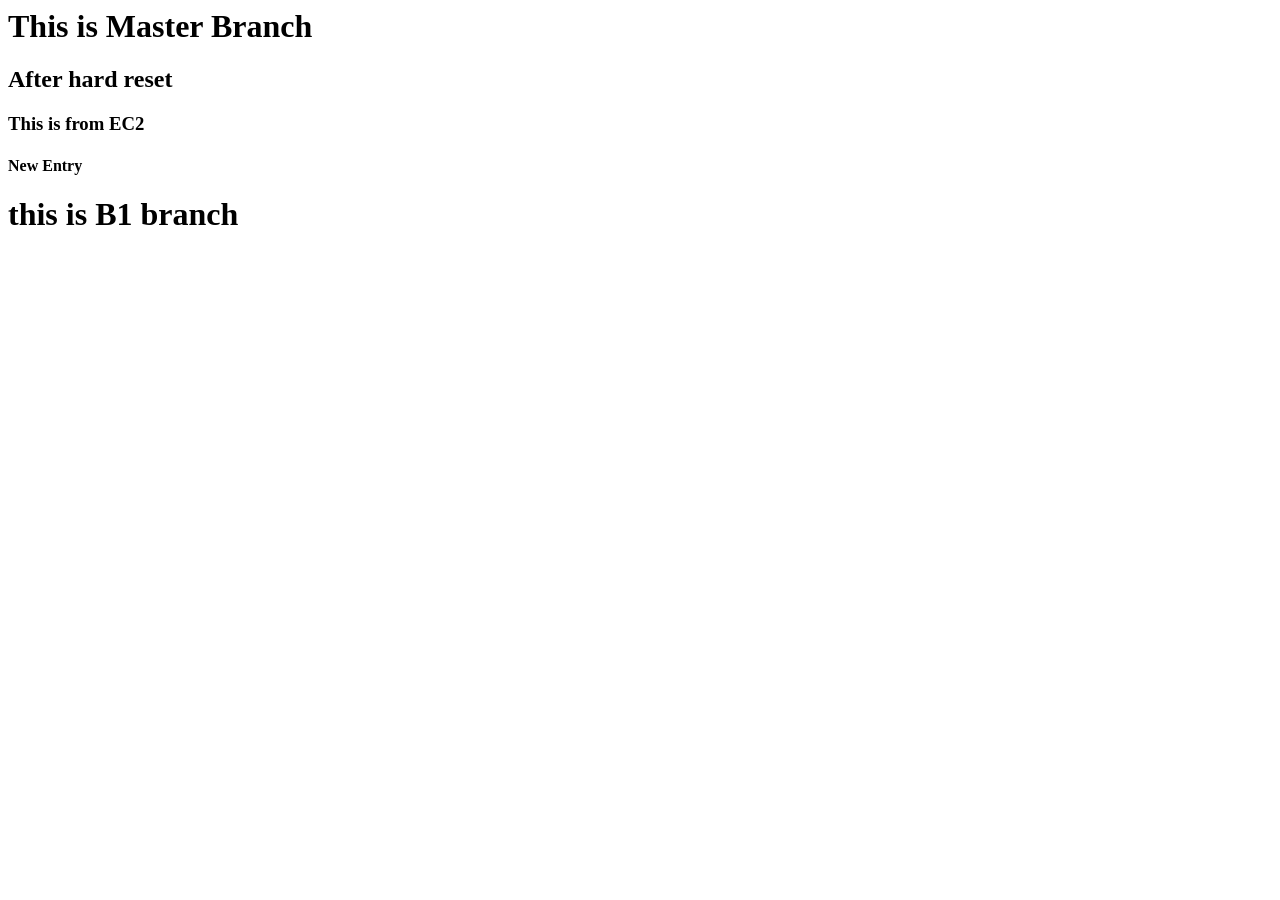
<file: GIT/index.html>
<html>
    <header>
        <title>CCIT-GIT</title>
    </header>
    <body>
        <span>
            <h1>This is Master Branch</h1>
            <h2>After hard reset</h2>
	    <h3>This is from EC2<h3>
	    <h4>New Entry</h4>		    
        </span>
        <div id="Div B1">
            <h1>this is B1 branch</h1>

            </div>
    </body>
</html>
</file>
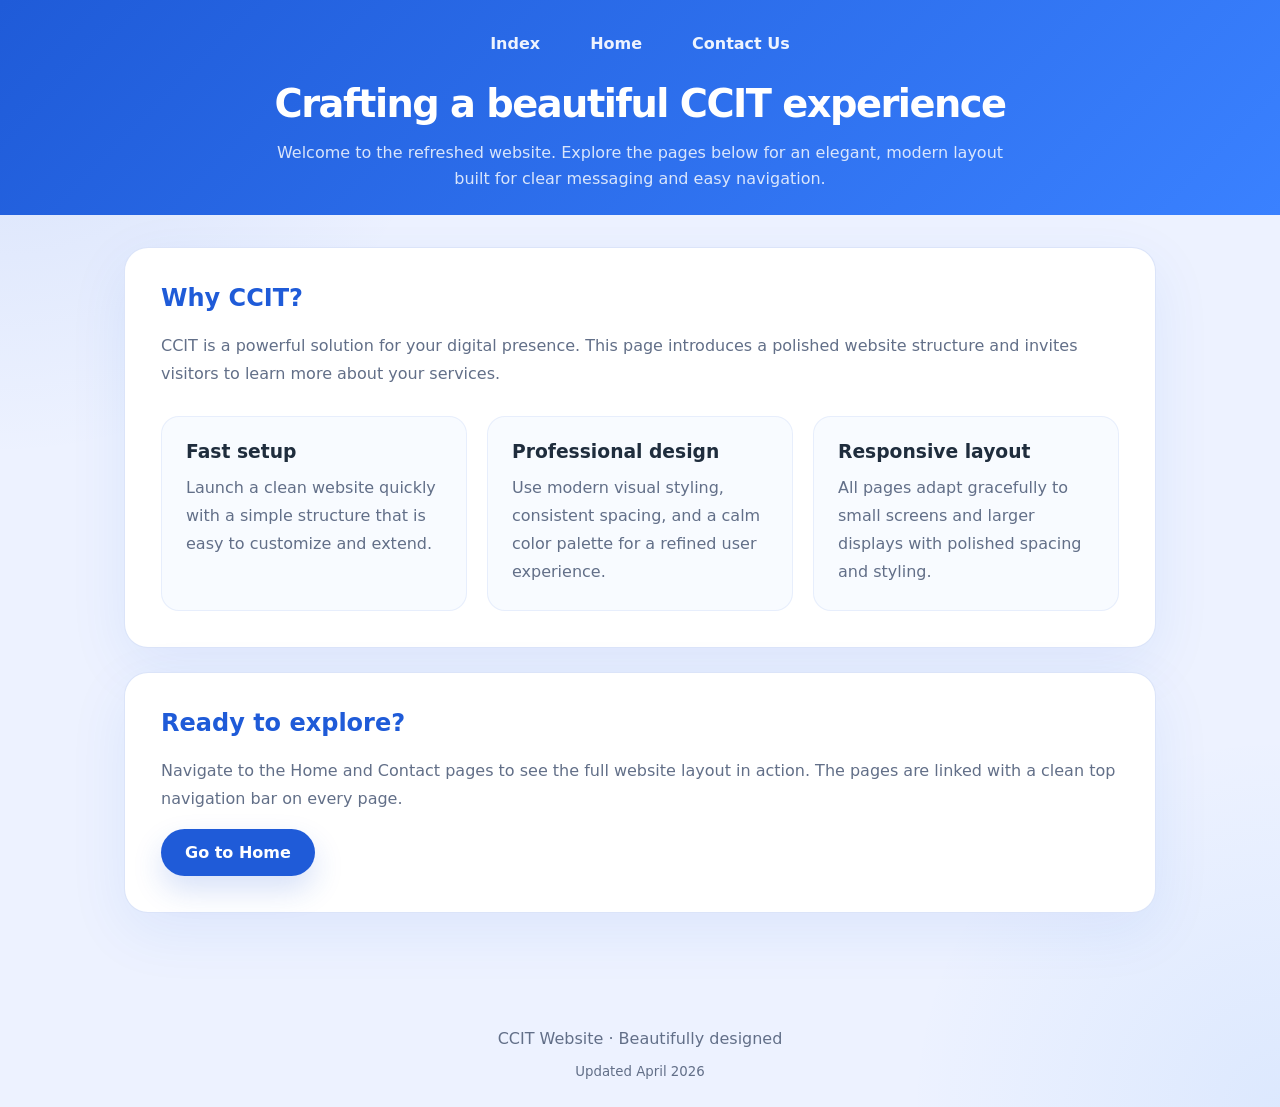
<file: Website/index.html>
<!DOCTYPE html>
<html lang="en">
<head>
  <meta charset="UTF-8">
  <meta name="viewport" content="width=device-width, initial-scale=1.0">
  <title>CCIT Website</title>
  <link rel="stylesheet" href="style.css">
</head>
<body>
  <header>
    <nav>
      <a href="index.html">Index</a>
      <a href="home.html">Home</a>
      <a href="contactus.html">Contact Us</a>
    </nav>
    <h1>Crafting a beautiful CCIT experience</h1>
    <p>Welcome to the refreshed website. Explore the pages below for an elegant, modern layout built for clear messaging and easy navigation.</p>
  </header>
  <main>
    <section class="section">
      <h2>Why CCIT?</h2>
      <p>CCIT is a powerful solution for your digital presence. This page introduces a polished website structure and invites visitors to learn more about your services.</p>
      <div class="cards">
        <div class="card">
          <h3>Fast setup</h3>
          <p>Launch a clean website quickly with a simple structure that is easy to customize and extend.</p>
        </div>
        <div class="card">
          <h3>Professional design</h3>
          <p>Use modern visual styling, consistent spacing, and a calm color palette for a refined user experience.</p>
        </div>
        <div class="card">
          <h3>Responsive layout</h3>
          <p>All pages adapt gracefully to small screens and larger displays with polished spacing and styling.</p>
        </div>
      </div>
    </section>

    <section class="section">
      <h2>Ready to explore?</h2>
      <p>Navigate to the Home and Contact pages to see the full website layout in action. The pages are linked with a clean top navigation bar on every page.</p>
      <a class="button" href="home.html">Go to Home</a>
    </section>
  </main>
  <footer>
    <p>CCIT Website · Beautifully designed</p>
    <small>Updated April 2026</small>
  </footer>
</body>
</html>
</file>
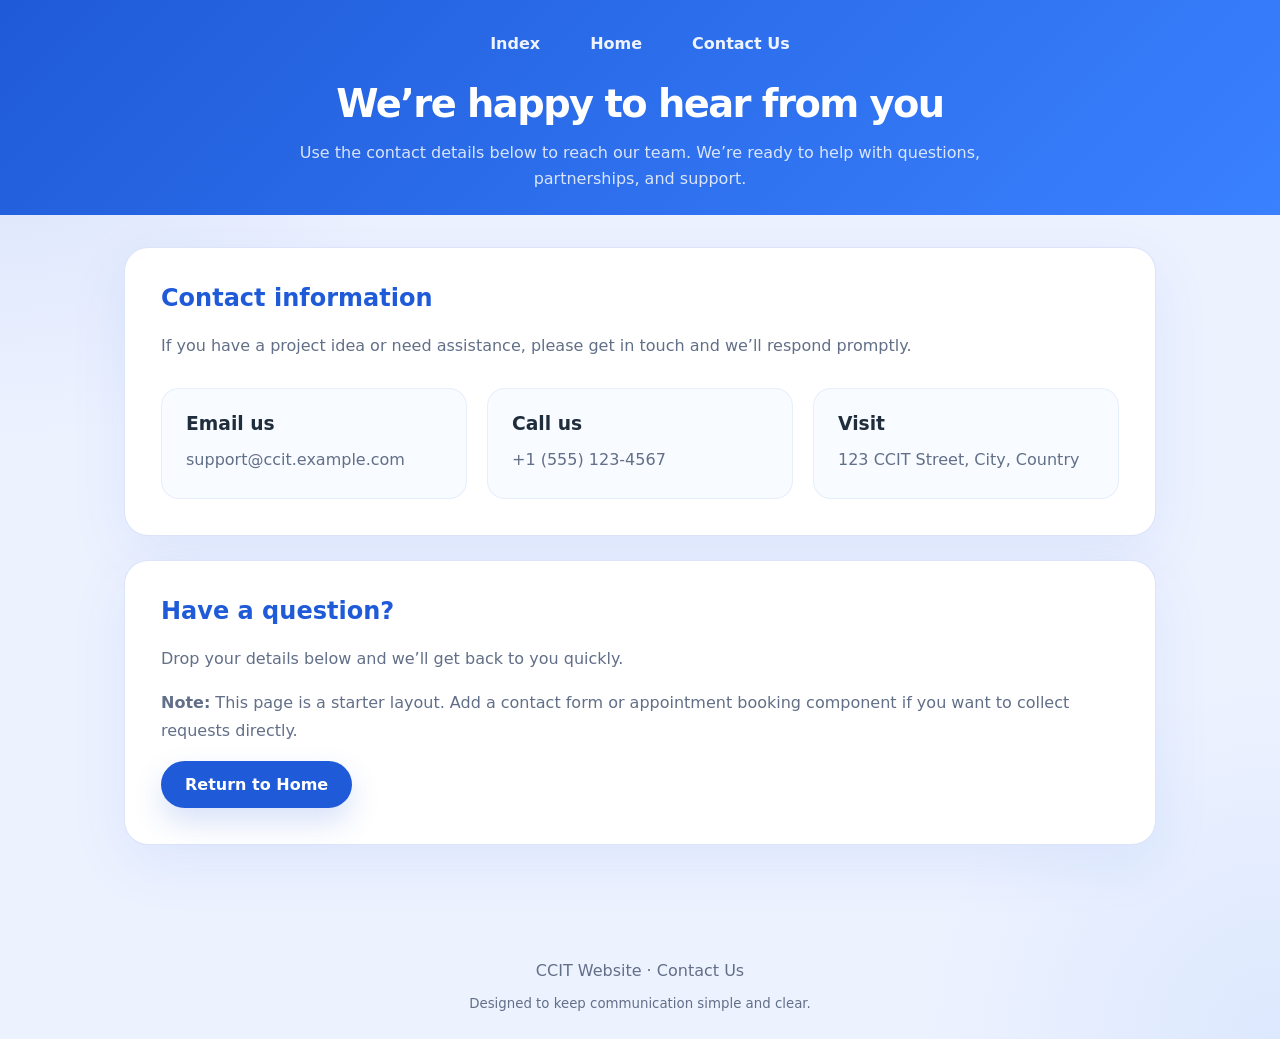
<file: Website/contactus.html>
<!DOCTYPE html>
<html lang="en">
<head>
  <meta charset="UTF-8">
  <meta name="viewport" content="width=device-width, initial-scale=1.0">
  <title>Contact Us | CCIT Website</title>
  <link rel="stylesheet" href="style.css">
</head>
<body>
  <header>
    <nav>
      <a href="index.html">Index</a>
      <a href="home.html">Home</a>
      <a href="contactus.html">Contact Us</a>
    </nav>
    <h1>We’re happy to hear from you</h1>
    <p>Use the contact details below to reach our team. We’re ready to help with questions, partnerships, and support.</p>
  </header>
  <main>
    <section class="section">
      <h2>Contact information</h2>
      <p>If you have a project idea or need assistance, please get in touch and we’ll respond promptly.</p>
      <div class="cards">
        <div class="card">
          <h3>Email us</h3>
          <p>support@ccit.example.com</p>
        </div>
        <div class="card">
          <h3>Call us</h3>
          <p>+1 (555) 123-4567</p>
        </div>
        <div class="card">
          <h3>Visit</h3>
          <p>123 CCIT Street, City, Country</p>
        </div>
      </div>
    </section>

    <section class="section">
      <h2>Have a question?</h2>
      <p>Drop your details below and we’ll get back to you quickly.</p>
      <p><strong>Note:</strong> This page is a starter layout. Add a contact form or appointment booking component if you want to collect requests directly.</p>
      <a class="button" href="home.html">Return to Home</a>
    </section>
  </main>
  <footer>
    <p>CCIT Website · Contact Us</p>
    <small>Designed to keep communication simple and clear.</small>
  </footer>
</body>
</html>
</file>
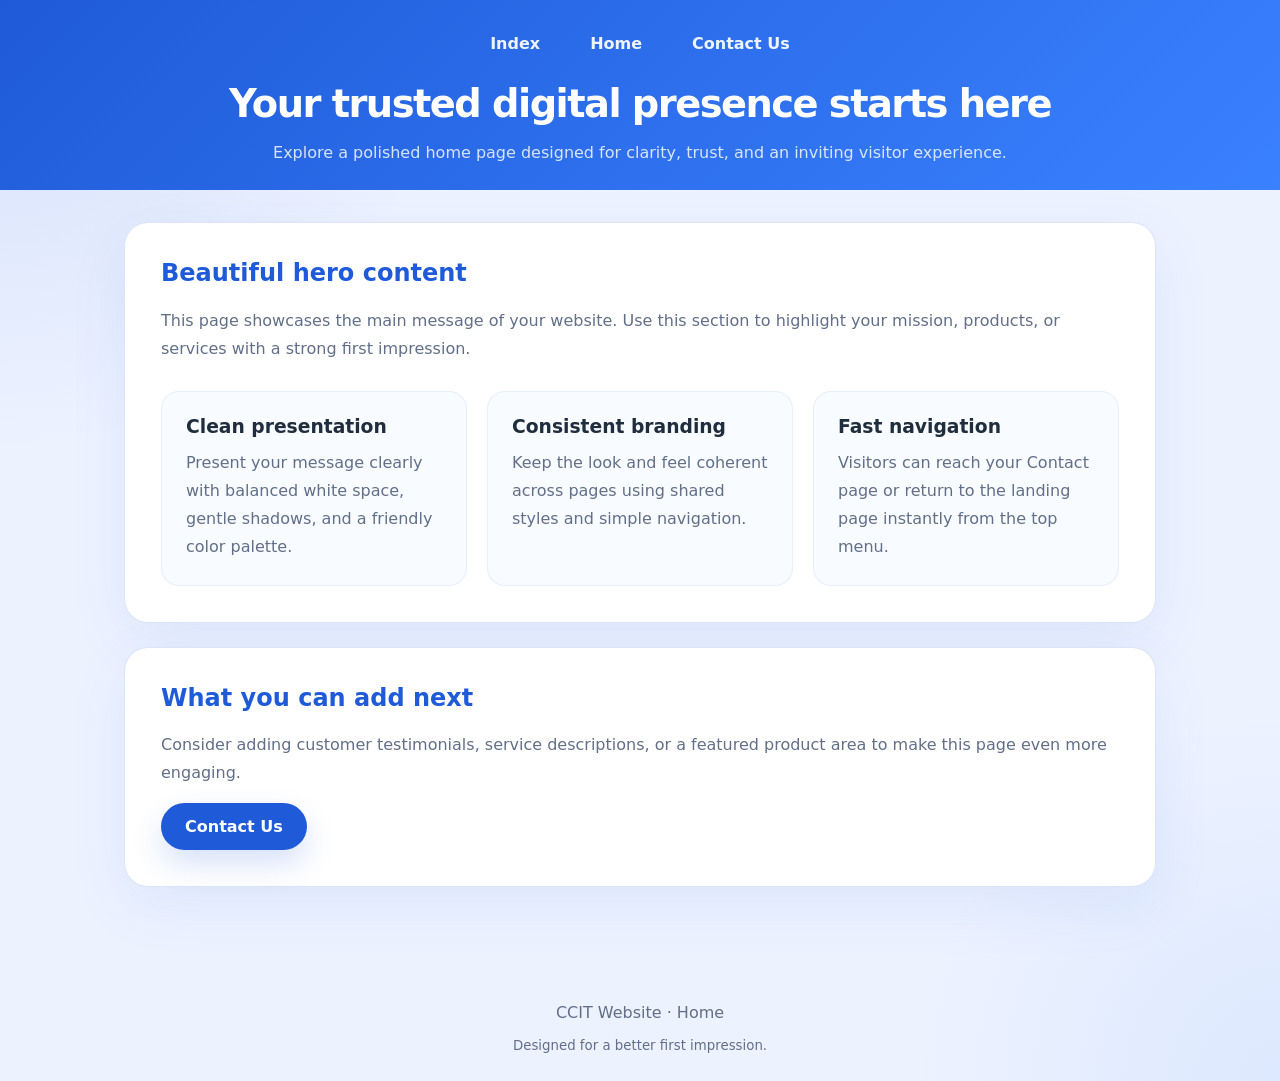
<file: Website/home.html>
<!DOCTYPE html>
<html lang="en">
<head>
  <meta charset="UTF-8">
  <meta name="viewport" content="width=device-width, initial-scale=1.0">
  <title>Home | CCIT Website</title>
  <link rel="stylesheet" href="style.css">
</head>
<body>
  <header>
    <nav>
      <a href="index.html">Index</a>
      <a href="home.html">Home</a>
      <a href="contactus.html">Contact Us</a>
    </nav>
    <h1>Your trusted digital presence starts here</h1>
    <p>Explore a polished home page designed for clarity, trust, and an inviting visitor experience.</p>
  </header>
  <main>
    <section class="section">
      <h2>Beautiful hero content</h2>
      <p>This page showcases the main message of your website. Use this section to highlight your mission, products, or services with a strong first impression.</p>
      <div class="cards">
        <div class="card">
          <h3>Clean presentation</h3>
          <p>Present your message clearly with balanced white space, gentle shadows, and a friendly color palette.</p>
        </div>
        <div class="card">
          <h3>Consistent branding</h3>
          <p>Keep the look and feel coherent across pages using shared styles and simple navigation.</p>
        </div>
        <div class="card">
          <h3>Fast navigation</h3>
          <p>Visitors can reach your Contact page or return to the landing page instantly from the top menu.</p>
        </div>
      </div>
    </section>

    <section class="section">
      <h2>What you can add next</h2>
      <p>Consider adding customer testimonials, service descriptions, or a featured product area to make this page even more engaging.</p>
      <a class="button" href="contactus.html">Contact Us</a>
    </section>
  </main>
  <footer>
    <p>CCIT Website · Home</p>
    <small>Designed for a better first impression.</small>
  </footer>
</body>
</html>
</file>
<file: Website/style.css>
/* Shared website styles for the CCIT Website pages */
:root {
  --background: #edf2ff;
  --surface: #ffffff;
  --surface-strong: #f8fbff;
  --primary: #1f5bd8;
  --primary-soft: #e7efff;
  --text: #1f2d3d;
  --muted: #626f88;
  --border: rgba(31, 91, 216, 0.16);
}

* {
  box-sizing: border-box;
}

html {
  scroll-behavior: smooth;
}

body {
  margin: 0;
  min-height: 100vh;
  font-family: Inter, system-ui, -apple-system, BlinkMacSystemFont, "Segoe UI", sans-serif;
  background: radial-gradient(circle at top left, rgba(31, 91, 216, 0.12), transparent 27%),
              radial-gradient(circle at bottom right, rgba(24, 119, 242, 0.08), transparent 22%),
              var(--background);
  color: var(--text);
}

img {
  max-width: 100%;
  display: block;
}

a {
  color: inherit;
}

header {
  background: linear-gradient(135deg, #1f5bd8, #3a81ff);
  color: white;
  padding: 24px 20px;
}

nav {
  display: flex;
  justify-content: center;
  gap: 18px;
  flex-wrap: wrap;
  margin-bottom: 18px;
}

nav a {
  color: rgba(255, 255, 255, 0.92);
  text-decoration: none;
  font-weight: 600;
  padding: 10px 16px;
  border-radius: 999px;
  transition: background 180ms ease, transform 180ms ease;
}

nav a:hover,
nav a:focus-visible {
  background: rgba(255, 255, 255, 0.14);
  transform: translateY(-1px);
}

header h1,
header p {
  margin: 0;
  text-align: center;
}

header h1 {
  font-size: clamp(2rem, 3vw, 3rem);
  letter-spacing: -0.04em;
}

header p {
  max-width: 760px;
  margin: 14px auto 0;
  color: rgba(255, 255, 255, 0.82);
  line-height: 1.6;
}

main {
  padding: 32px 24px 48px;
  max-width: 1080px;
  margin: 0 auto;
}

.section {
  background: var(--surface);
  border: 1px solid var(--border);
  border-radius: 24px;
  box-shadow: 0 18px 60px rgba(31, 91, 216, 0.08);
  padding: 36px;
  margin-bottom: 24px;
}

.section h2 {
  margin-top: 0;
  color: var(--primary);
}

.section p,
.section ul,
.section address {
  color: var(--muted);
  line-height: 1.75;
}

.cards {
  display: grid;
  gap: 20px;
  grid-template-columns: repeat(auto-fit, minmax(220px, 1fr));
  margin-top: 28px;
}

.card {
  background: var(--surface-strong);
  border: 1px solid rgba(31, 91, 216, 0.08);
  border-radius: 18px;
  padding: 24px;
  transition: transform 220ms ease, box-shadow 220ms ease;
}

.card:hover {
  transform: translateY(-4px);
  box-shadow: 0 22px 50px rgba(31, 91, 216, 0.12);
}

.card h3 {
  margin-top: 0;
  margin-bottom: 12px;
  color: var(--text);
}

.card p {
  margin: 0;
}

.button {
  display: inline-flex;
  align-items: center;
  justify-content: center;
  gap: 10px;
  padding: 14px 24px;
  border-radius: 999px;
  text-decoration: none;
  background: var(--primary);
  color: white;
  font-weight: 700;
  box-shadow: 0 14px 30px rgba(31, 91, 216, 0.18);
  transition: transform 180ms ease, background 180ms ease;
}

.button:hover,
.button:focus-visible {
  background: #1458c6;
  transform: translateY(-2px);
}

footer {
  text-align: center;
  padding: 28px 20px;
  color: var(--muted);
}

footer small {
  display: block;
  margin-top: 8px;
}

@media (max-width: 640px) {
  header {
    padding-top: 32px;
  }

  .section {
    padding: 28px 22px;
  }
}
</file>
